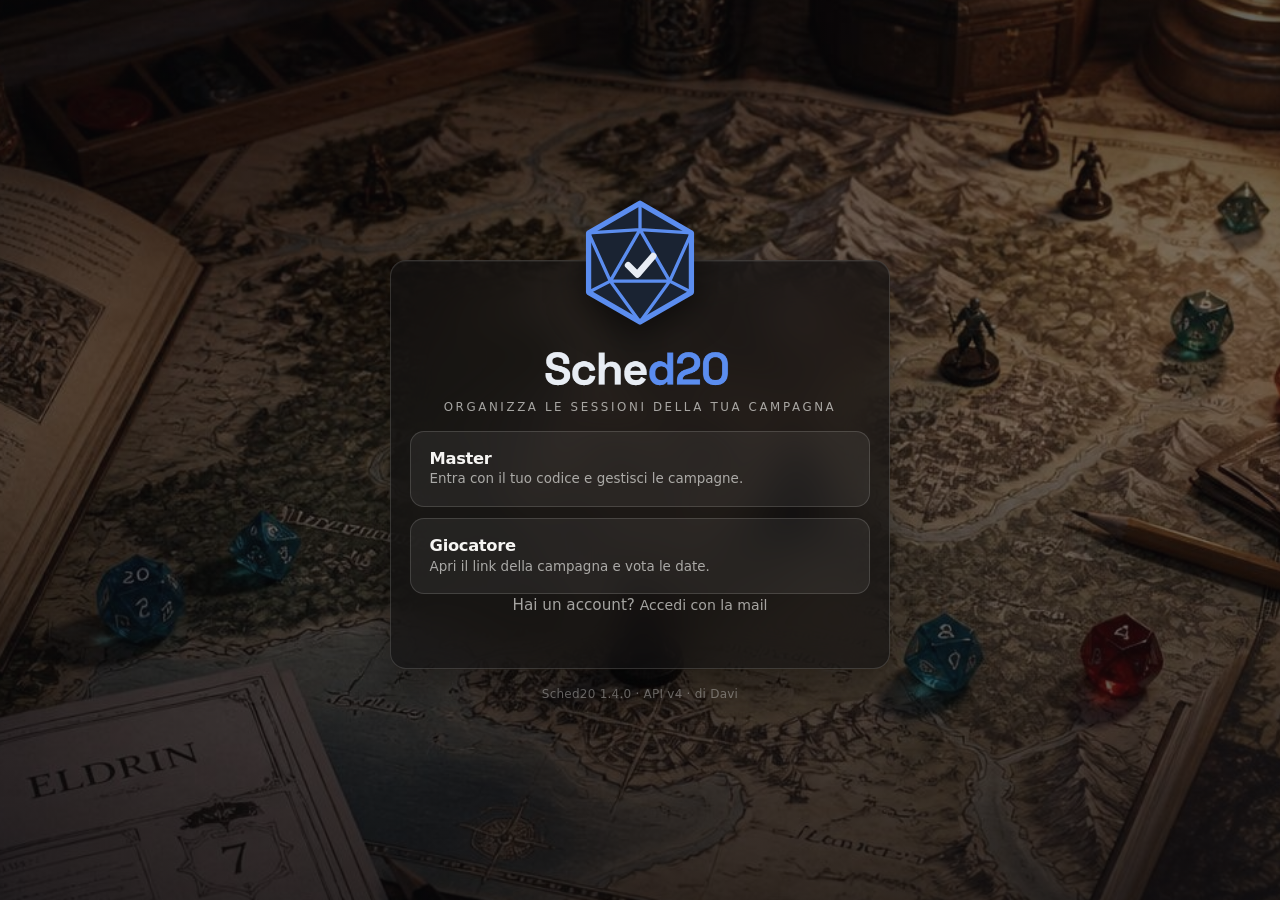
<file: index.html>
<!DOCTYPE html>
<html lang="it">
<head>
  <meta charset="utf-8">
  <meta name="viewport" content="width=device-width, initial-scale=1">
  <title>Sched20</title>
  <link rel="icon" type="image/svg+xml" href="favicon.svg">
  <link rel="apple-touch-icon" href="apple-touch-icon.png">
  <link rel="manifest" href="manifest.webmanifest">
  <meta name="theme-color" content="#0c0c0e">
  <meta property="og:type" content="website">
  <meta property="og:site_name" content="Sched20">
  <meta property="og:title" content="Sched20">
  <meta property="og:description" content="Organizza le sessioni della tua campagna">
  <meta property="og:image" content="https://sched20.github.io/og-image.png">
  <meta property="og:image:width" content="1200">
  <meta property="og:image:height" content="630">
  <meta name="twitter:card" content="summary_large_image">
  <link rel="stylesheet" href="styles.css">
</head>
<body class="home">
  <div class="stage" id="stage">
    <img class="logo-badge" src="logo.svg" alt="Sched20">
    <noscript><p class="error">Serve JavaScript per usare Sched20.</p></noscript>
    <div id="app" class="loading">Caricamento…</div>
    <div id="message" hidden></div>
    <p class="version-line" id="versionLine"></p>
  </div>
  <script src="config.js"></script>
  <script src="client.js"></script>
  <script src="home.js"></script>
</body>
</html>
</file>
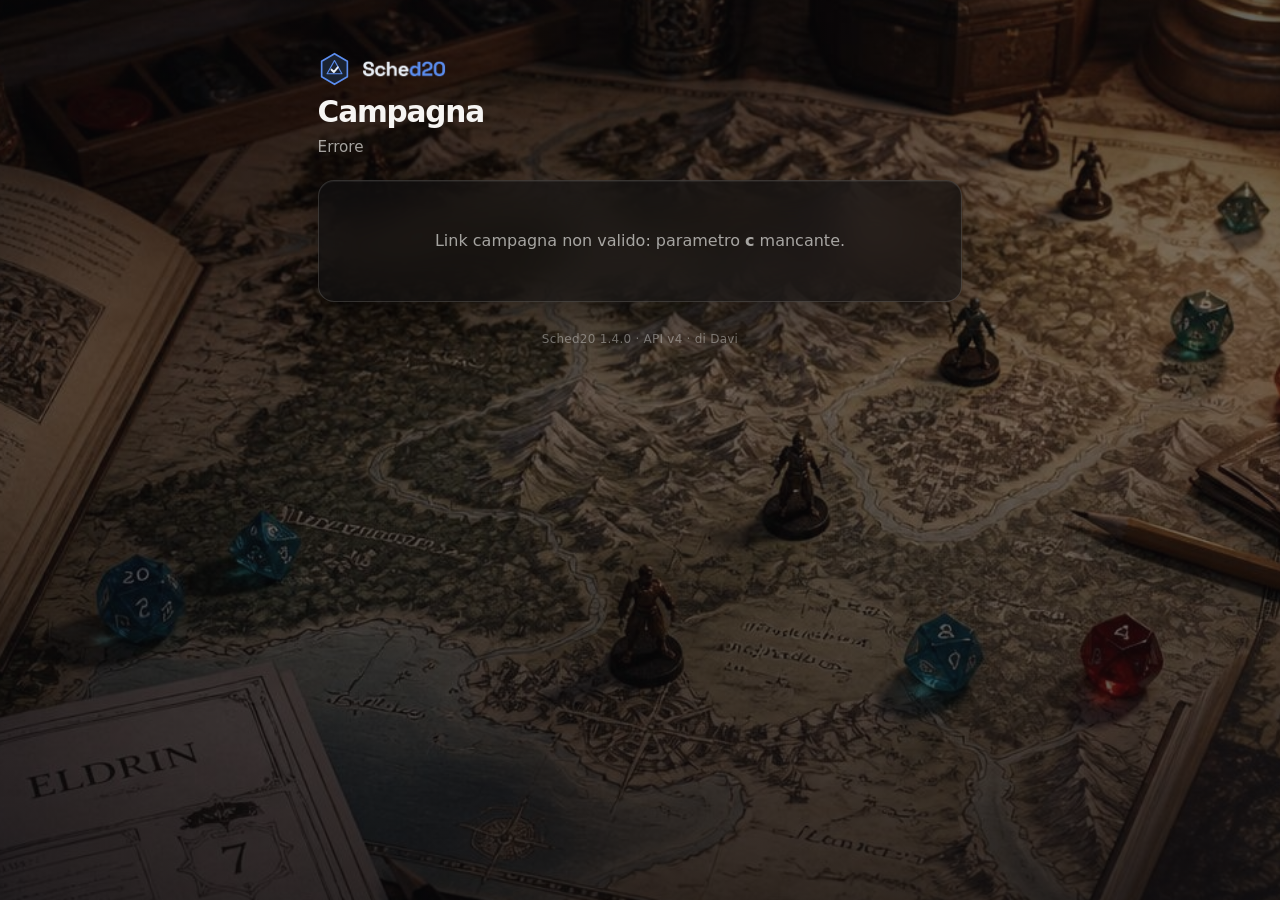
<file: campaign.html>
<!DOCTYPE html>
<html lang="it">
<head>
  <meta charset="utf-8">
  <meta name="viewport" content="width=device-width, initial-scale=1">
  <title>Campagna · Sched20</title>
  <link rel="icon" type="image/svg+xml" href="favicon.svg">
  <link rel="apple-touch-icon" href="apple-touch-icon.png">
  <link rel="manifest" href="manifest.webmanifest">
  <meta name="theme-color" content="#0c0c0e">
  <meta property="og:type" content="website">
  <meta property="og:site_name" content="Sched20">
  <meta property="og:title" content="Sched20 · Campagna">
  <meta property="og:description" content="Organizza le sessioni della tua campagna">
  <meta property="og:image" content="https://sched20.github.io/og-image.png">
  <meta property="og:image:width" content="1200">
  <meta property="og:image:height" content="630">
  <meta name="twitter:card" content="summary_large_image">
  <link rel="stylesheet" href="styles.css">
</head>
<body>
  <div class="container">
    <div class="top-link" id="topLink" hidden>
      <a id="homeLink" href="index.html">← Torna alla home master</a>
    </div>
    <a class="brand" href="index.html" aria-label="Sched20, torna alla home"><img class="brand-mark" src="brand/mark-small.svg" alt="" width="34" height="34"><img class="brand-word" src="wordmark.png" alt="Sched20" height="22"></a>
    <h1 id="campaignTitle">Campagna</h1>
    <p class="subtitle" id="campaignSubtitle">Caricamento…</p>
    <div id="playerBar" class="player-bar" hidden></div>
    <noscript><p class="error">Serve JavaScript per usare Sched20.</p></noscript>
    <div id="message" hidden></div>
    <div id="app" class="loading">Caricamento…</div>
    <p class="version-line" id="versionLine"></p>
  </div>
  <script src="config.js"></script>
  <script src="client.js"></script>
  <script src="campaign.js"></script>
</body>
</html>
</file>
<file: styles.css>
:root {
  --bg: #0c0c0e;
  --surface: rgba(16, 16, 18, 0.66);
  --surface2: rgba(255, 255, 255, 0.05);
  --border: rgba(255, 255, 255, 0.14);
  --text: #f6f5f3;
  --muted: rgba(246, 245, 243, 0.64);
  --accent: #f4f2ee;
  --accent-hover: #ffffff;
  --accent-ink: #161616;
  --yes: #3dcc8a;
  --maybe: #e2b340;
  --no: #f07178;
  --radius: 16px;
  --shadow: 0 1px 0 rgba(255, 255, 255, 0.06) inset, 0 18px 40px rgba(0, 0, 0, 0.38);
  --badge: clamp(72px, 15vh, 116px);
  --font: ui-sans-serif, system-ui, -apple-system, "Segoe UI", sans-serif;
}

* {
  box-sizing: border-box;
}

html {
  background: var(--bg);
  color-scheme: dark;
}

body {
  margin: 0;
  font-family: var(--font);
  background: transparent;
  color: var(--text);
  line-height: 1.5;
  min-height: 100vh;
  -webkit-font-smoothing: antialiased;
}

body::before,
body::after {
  content: "";
  position: fixed;
  inset: 0;
  pointer-events: none;
}

body::before {
  z-index: -2;
  background: url("sfondo.jpg") center 35% / cover no-repeat;
  transform: scale(1.06);
  filter: saturate(0.8);
}

body::after {
  z-index: -1;
  background: linear-gradient(180deg, rgba(8, 8, 10, 0.62), rgba(8, 8, 10, 0.48) 42%, rgba(8, 8, 10, 0.7));
}

button,
input,
textarea {
  font-family: inherit;
}

.container {
  max-width: 680px;
  margin: 0 auto;
  padding: 1.75rem 1.1rem 3rem;
}

@media (min-width: 720px) {
  .container {
    padding-top: 3.25rem;
  }
}

.masthead {
  margin-bottom: 0.25rem;
}

h1 {
  font-size: 1.85rem;
  font-weight: 600;
  letter-spacing: -0.04em;
  line-height: 1.15;
  margin: 0 0 0.4rem;
}

h2 {
  font-size: 1.05rem;
  font-weight: 600;
  letter-spacing: -0.02em;
  margin: 0 0 0.65rem;
}

.subtitle {
  color: var(--muted);
  font-size: 0.95rem;
  margin: 0 0 1.35rem;
}

.card .subtitle {
  margin-bottom: 1rem;
}

.section-label,
.campaign-meta {
  color: var(--muted);
  font-size: 0.85rem;
  margin: 0 0 0.85rem;
}

.campaign-meta {
  margin: 0.15rem 0 0.15rem;
}

.card {
  background: var(--surface);
  border: 1px solid var(--border);
  border-radius: var(--radius);
  padding: 1.2rem 1.2rem 1.15rem;
  margin-bottom: 0.85rem;
  box-shadow: var(--shadow);
  backdrop-filter: blur(22px) saturate(1.3);
  -webkit-backdrop-filter: blur(22px) saturate(1.3);
}

.card-muted {
  color: var(--muted);
  text-align: center;
  padding: 2rem 1.25rem;
}

.card-muted h2,
.card h2 {
  color: var(--text);
}

.setup-card {
  text-align: left;
}

.setup-card ul {
  margin: 0 0 1rem;
  padding-left: 1.2rem;
}

.setup-card li {
  margin: 0.35rem 0;
}

label {
  display: block;
  font-size: 0.78rem;
  font-weight: 600;
  letter-spacing: 0.01em;
  color: var(--muted);
  margin-bottom: 0.35rem;
}

input[type="text"],
input[type="password"],
input[type="date"],
input[type="time"],
textarea {
  width: 100%;
  padding: 0.7rem 0.85rem;
  border: 1px solid rgba(255, 255, 255, 0.12);
  border-radius: 12px;
  background: rgba(0, 0, 0, 0.28);
  color: var(--text);
  font-size: 1rem;
  margin-bottom: 0.85rem;
}

input::placeholder,
textarea::placeholder {
  color: rgba(246, 245, 243, 0.38);
}

textarea {
  min-height: 76px;
  resize: vertical;
}

input:focus,
textarea:focus {
  outline: 2px solid rgba(255, 255, 255, 0.85);
  outline-offset: 1px;
  border-color: transparent;
}

.btn {
  display: inline-flex;
  align-items: center;
  justify-content: center;
  gap: 0.4rem;
  padding: 0.62rem 1rem;
  border: 1px solid transparent;
  border-radius: 12px;
  font-size: 0.92rem;
  font-weight: 600;
  letter-spacing: -0.01em;
  cursor: pointer;
  text-decoration: none;
  transition: background 0.15s, border-color 0.15s, opacity 0.15s;
}

.btn:disabled {
  opacity: 0.45;
  cursor: not-allowed;
}

.btn-primary {
  background: var(--accent);
  color: var(--accent-ink);
}

.btn-primary:hover:not(:disabled) {
  background: var(--accent-hover);
}

.btn-secondary {
  background: rgba(255, 255, 255, 0.06);
  color: var(--text);
  border-color: var(--border);
}

.btn-secondary:hover:not(:disabled) {
  background: rgba(255, 255, 255, 0.12);
}

@media (max-width: 640px) {
  .card > .btn:not(.btn-sm) {
    width: 100%;
  }
}

.btn-sm {
  padding: 0.42rem 0.7rem;
  font-size: 0.82rem;
  border-radius: 10px;
}

.vote-row {
  display: grid;
  grid-template-columns: repeat(3, 1fr);
  gap: 0;
  border: 1px solid var(--border);
  border-radius: 12px;
  overflow: hidden;
  background: rgba(0, 0, 0, 0.22);
}

.btn-vote {
  min-width: 0;
  padding: 0.55rem 0.4rem;
  font-size: 0.85rem;
  font-weight: 600;
  border: none;
  border-radius: 0;
  background: transparent;
  color: var(--text);
  cursor: pointer;
  font-family: inherit;
}

.btn-vote + .btn-vote {
  border-left: 1px solid var(--border);
}

.btn-vote.active-yes {
  background: var(--yes);
  color: #062216;
}

.btn-vote.active-maybe {
  background: var(--maybe);
  color: #1c1404;
}

.btn-vote.active-no {
  background: var(--no);
  color: #2a090c;
}

.btn-danger,
.btn-success {
  background: transparent;
  border-radius: 10px;
}

.btn-danger {
  color: var(--no);
  border: 1px solid rgba(240, 113, 120, 0.55);
}

.btn-success {
  color: var(--yes);
  border: 1px solid rgba(61, 204, 138, 0.55);
}

.btn-danger:hover:not(:disabled),
.btn-success:hover:not(:disabled) {
  background: rgba(255, 255, 255, 0.06);
}

.form-row {
  display: flex;
  gap: 0.75rem;
  flex-wrap: wrap;
}

.form-row > * {
  flex: 1;
  min-width: 140px;
}

.header-row {
  display: flex;
  justify-content: space-between;
  align-items: center;
  gap: 0.75rem;
  flex-wrap: wrap;
  margin-bottom: 0.85rem;
}

.header-row h2 {
  margin: 0;
}

.campaign-list {
  list-style: none;
  padding: 0;
  margin: 0;
}

.campaign-item {
  display: flex;
  flex-direction: column;
  gap: 0.55rem;
  padding: 0.95rem 0;
  border-bottom: 1px solid rgba(255, 255, 255, 0.1);
}

.campaign-item:first-child {
  padding-top: 0.15rem;
}

.campaign-item:last-child {
  border-bottom: none;
  padding-bottom: 0;
}

.campaign-name {
  font-weight: 600;
  letter-spacing: -0.02em;
  font-size: 1.05rem;
}

.link-row {
  display: flex;
  gap: 0.45rem;
  align-items: center;
  flex-wrap: wrap;
}

.link-row input {
  margin: 0;
  height: 2.15rem;
  font-size: 0.8rem;
  flex: 1 1 12rem;
  min-width: 0;
}

.session-card {
  border: 1px solid rgba(255, 255, 255, 0.1);
  border-radius: 14px;
  padding: 1rem;
  margin-bottom: 0.7rem;
  background: rgba(255, 255, 255, 0.04);
}

.session-card:last-child {
  margin-bottom: 0;
}

.session-card.confirmed {
  border-color: rgba(61, 204, 138, 0.55);
}

.session-header {
  display: flex;
  justify-content: space-between;
  align-items: flex-start;
  gap: 0.5rem;
  flex-wrap: wrap;
  margin-bottom: 0.65rem;
}

.session-header > div {
  min-width: 0;
  flex: 1 1 auto;
}

.session-date {
  font-weight: 600;
  letter-spacing: -0.02em;
  font-size: 1.02rem;
}

.session-notes {
  margin: 0.25rem 0 0;
  font-size: 0.9rem;
  color: var(--muted);
  white-space: pre-wrap;
}

.badge {
  font-size: 0.72rem;
  padding: 0.22rem 0.55rem;
  border-radius: 999px;
  font-weight: 600;
  letter-spacing: 0.02em;
  white-space: nowrap;
}

.badge-proposed {
  background: rgba(255, 255, 255, 0.1);
  color: var(--text);
}

.badge-confirmed {
  background: rgba(61, 204, 138, 0.16);
  color: var(--yes);
}

.voter-list {
  list-style: none;
  margin: 0 0 0.7rem;
  padding: 0;
  display: flex;
  flex-wrap: wrap;
  gap: 0.35rem;
}

.voter-list li {
  background: rgba(255, 255, 255, 0.06);
  border: 1px solid rgba(255, 255, 255, 0.1);
  border-radius: 999px;
  padding: 0.18rem 0.6rem;
  font-size: 0.8rem;
  color: var(--muted);
}

.voter-list strong {
  color: var(--text);
  font-weight: 600;
}

.voter-empty {
  margin: 0 0 0.65rem;
  font-size: 0.82rem;
  color: var(--muted);
}

.vote-counts {
  display: flex;
  gap: 0.85rem;
  flex-wrap: wrap;
  font-size: 0.82rem;
  color: var(--muted);
  margin: 0 0 0.7rem;
}

.vote-counts span strong {
  color: var(--text);
  font-weight: 600;
}

.master-actions {
  display: flex;
  gap: 0.5rem;
  flex-wrap: wrap;
  margin-top: 0.8rem;
  padding-top: 0.8rem;
  border-top: 1px solid rgba(255, 255, 255, 0.1);
}

.error,
.success {
  border-radius: 12px;
  padding: 0.75rem 1rem;
  margin-bottom: 1rem;
  font-size: 0.9rem;
  backdrop-filter: blur(16px);
  -webkit-backdrop-filter: blur(16px);
}

.error {
  background: rgba(48, 16, 18, 0.78);
  border: 1px solid rgba(240, 113, 120, 0.45);
  color: #ffd0d3;
}

.success {
  background: rgba(12, 40, 26, 0.78);
  border: 1px solid rgba(61, 204, 138, 0.4);
  color: #c8f5df;
}

.loading {
  text-align: center;
  color: var(--muted);
  padding: 3rem 1rem;
}

.player-bar {
  font-size: 0.9rem;
  color: var(--muted);
  margin-bottom: 0.85rem;
  background: var(--surface);
  border: 1px solid var(--border);
  border-radius: var(--radius);
  padding: 0.95rem 1.15rem 0.15rem;
  box-shadow: var(--shadow);
  backdrop-filter: blur(22px) saturate(1.3);
  -webkit-backdrop-filter: blur(22px) saturate(1.3);
}

.player-bar input {
  max-width: 20rem;
}

.player-bar strong {
  color: var(--text);
}

.empty {
  color: var(--muted);
  font-size: 0.95rem;
  padding: 0.4rem 0 0.2rem;
  text-align: center;
}

.top-link {
  margin-bottom: 0.85rem;
}

.brand {
  display: inline-flex;
  align-items: center;
  gap: 0.6rem;
  margin-bottom: 0.6rem;
  color: rgba(246, 245, 243, 0.72);
  font-size: 0.75rem;
  font-weight: 700;
  letter-spacing: 0.12em;
  text-transform: uppercase;
  text-decoration: none;
}

.brand:hover {
  color: #fff;
}

.top-link a {
  color: rgba(246, 245, 243, 0.8);
  text-decoration: none;
  font-size: 0.88rem;
}

.top-link a:hover {
  color: #fff;
}

.cal-hint {
  margin-top: 0.5rem;
  font-size: 0.85rem;
  color: var(--muted);
}

.cal-hint.cal-free { color: var(--yes); }
.cal-hint.cal-partial { color: var(--maybe); }
.cal-hint.cal-busy { color: var(--no); }

.version-line {
  margin: 1.75rem 0 0;
  text-align: center;
  color: rgba(246, 245, 243, 0.42);
  font-size: 0.75rem;
  letter-spacing: 0.02em;
}

.stage {
  width: min(440px, calc(100% - 1.5rem));
  margin: 0 auto;
  position: relative;
}

.stage-wide {
  width: min(680px, calc(100% - 1.5rem));
}

.logo-badge {
  position: absolute;
  z-index: 2;
  top: 0;
  left: 50%;
  width: var(--badge);
  height: var(--badge);
  transform: translate(-50%, -48%);
  filter: drop-shadow(0 8px 18px rgba(0, 0, 0, 0.55));
}

.stage .card:first-child {
  padding-top: calc(var(--badge) * 0.52 + 0.9rem);
}

.role-card {
  text-align: center;
}

.role-card h1 {
  font-size: 1.55rem;
  margin-bottom: 0.35rem;
}

.role-card .subtitle {
  margin-bottom: 1.25rem;
}

.role-list {
  display: flex;
  flex-direction: column;
  gap: 0.65rem;
  text-align: left;
}

.role-btn {
  width: 100%;
  display: flex;
  flex-direction: column;
  align-items: flex-start;
  gap: 0.15rem;
  padding: 0.95rem 1rem;
  border-radius: 14px;
  border: 1px solid var(--border);
  background: rgba(255, 255, 255, 0.06);
  color: var(--text);
  cursor: pointer;
  font-family: inherit;
}

.role-btn strong {
  font-size: 1.02rem;
  font-weight: 600;
  letter-spacing: -0.02em;
}

.role-btn span {
  color: var(--muted);
  font-size: 0.84rem;
  line-height: 1.35;
}

.role-btn:hover {
  background: rgba(255, 255, 255, 0.12);
}

.role-btn:focus-visible {
  outline: 2px solid rgba(255, 255, 255, 0.85);
  outline-offset: 2px;
}

.text-back {
  display: inline-flex;
  margin: 0 0 0.85rem;
  padding: 0;
  border: none;
  background: none;
  color: var(--muted);
  font: inherit;
  font-size: 0.88rem;
  cursor: pointer;
}

.text-back:hover {
  color: var(--text);
}

.recent-list {
  list-style: none;
  margin: 0 0 1rem;
  padding: 0;
  display: flex;
  flex-direction: column;
  gap: 0.45rem;
}

.recent-list a {
  display: flex;
  flex-direction: column;
  gap: 0.1rem;
  padding: 0.75rem 0.9rem;
  border-radius: 14px;
  border: 1px solid var(--border);
  background: rgba(255, 255, 255, 0.06);
  color: var(--text);
  text-decoration: none;
}

.recent-list a:hover {
  background: rgba(255, 255, 255, 0.12);
}

.recent-list strong {
  font-weight: 600;
  letter-spacing: -0.02em;
}

.recent-list span {
  color: var(--muted);
  font-size: 0.8rem;
}

.confirmed-line {
  margin: 0 0 0.85rem;
  color: var(--yes);
  font-size: 0.92rem;
  font-weight: 600;
}

.wordmark {
  margin: 0 0 0.5rem;
  line-height: 0;
}

.wordmark img {
  display: block;
  height: clamp(1.9rem, 5vh, 2.8rem);
  width: auto;
  margin: 0 auto;
}

.tagline {
  margin: 0 0 0.85rem;
  text-align: center;
  color: var(--muted);
  font-size: 0.68rem;
  font-weight: 500;
  letter-spacing: 0.22em;
  text-transform: uppercase;
}

.brand-mark {
  display: block;
  width: 2.1rem;
  height: 2.1rem;
}

.brand-word {
  display: block;
  height: 1.4rem;
  width: auto;
}

/* Home: contenuto centrato in verticale, senza scroll se lo spazio basta */
body.home {
  min-height: 100vh;
  min-height: 100dvh;
  display: flex;
  flex-direction: column;
  justify-content: center;
  padding: calc(var(--badge) * 0.48 + 1rem) 0 1rem;
}

body.home .version-line {
  margin-top: 1rem;
}

body.home .stage .card:last-of-type {
  margin-bottom: 0;
}

@media (min-width: 1200px) and (min-height: 860px) {
  :root {
    --badge: 132px;
  }

  body.home .stage {
    width: 500px;
  }

  .wordmark img {
    height: 3.1rem;
  }

  .tagline {
    font-size: 0.74rem;
  }

  .role-btn {
    padding: 1.1rem 1.15rem;
  }
}

@media (max-width: 400px) {
  .tagline {
    font-size: 0.62rem;
    letter-spacing: 0.12em;
  }
}

@media (max-width: 340px) {
  .tagline {
    font-size: 0.56rem;
    letter-spacing: 0.06em;
  }
}

@media (max-height: 640px) {
  .role-btn {
    padding: 0.6rem 0.9rem;
  }

  .role-btn span {
    font-size: 0.78rem;
  }

  .tagline {
    margin-bottom: 0.6rem;
  }

}
</file>
